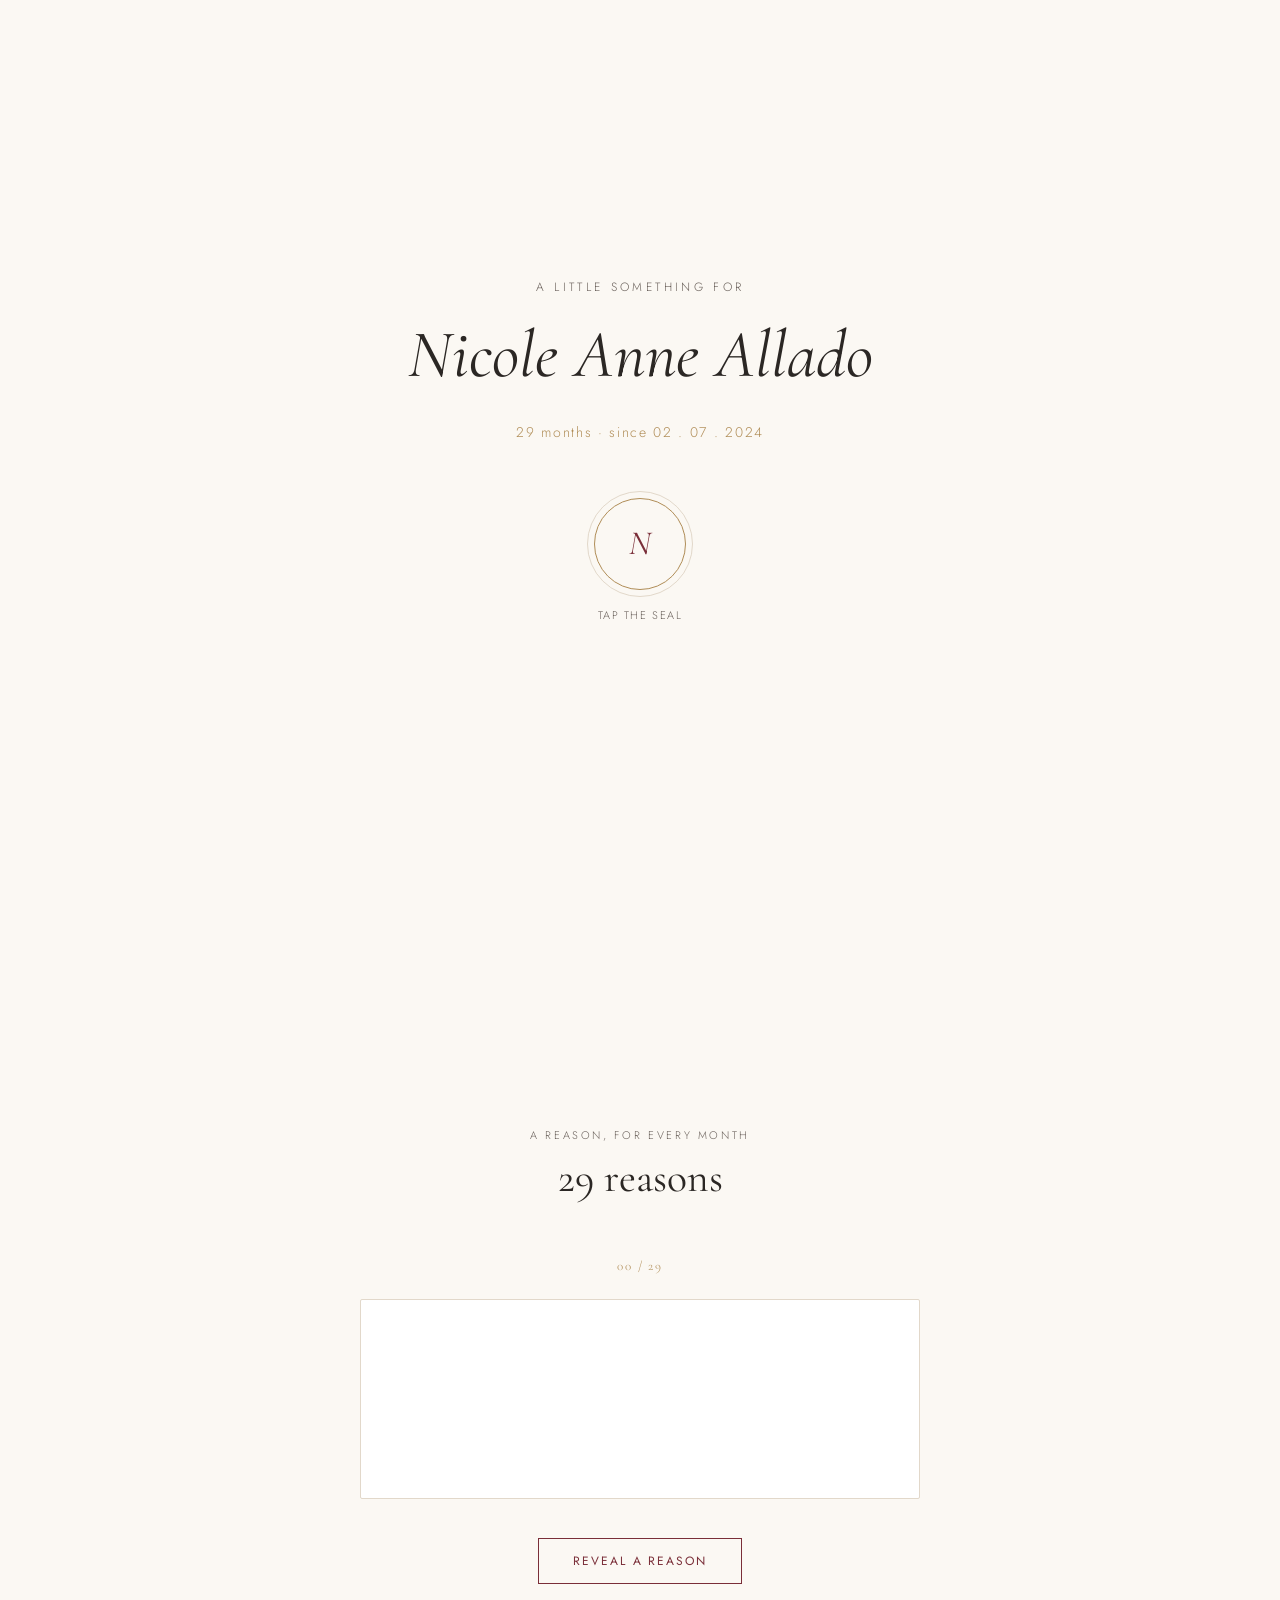
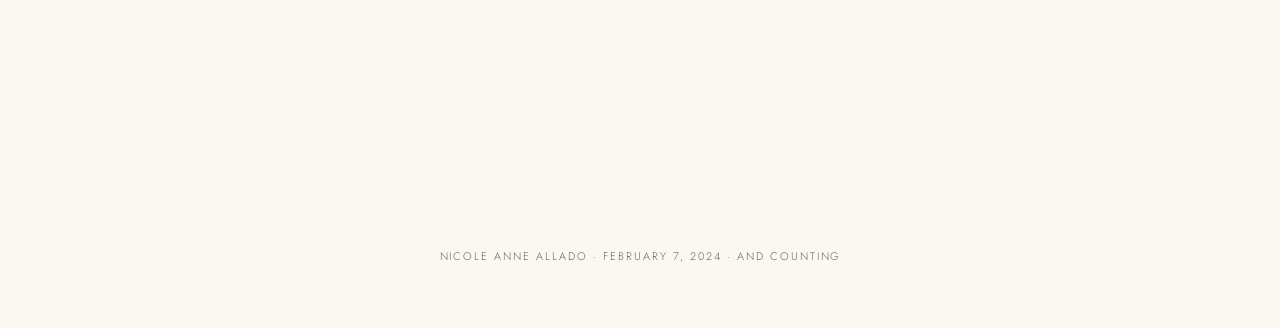
<file: index.html>
<!DOCTYPE html>
<html lang="en">
<head>
<meta charset="UTF-8">
<meta name="viewport" content="width=device-width, initial-scale=1.0">
<title>For Nicole</title>
<link rel="preconnect" href="https://fonts.googleapis.com">
<link rel="preconnect" href="https://fonts.gstatic.com" crossorigin>
<link href="https://fonts.googleapis.com/css2?family=Cormorant+Garamond:ital,wght@0,300;0,400;0,500;0,600;1,400;1,500&family=Jost:wght@300;400;500&display=swap" rel="stylesheet">
<link rel="stylesheet" href="file.css">
</head>
<body>

<section id="cover">
  <p class="eyebrow">a little something for</p>
  <h1 class="name">Nicole Anne Allado</h1>
  <p class="subline">29 months &middot; since 02 . 07 . 2024</p>
  <button class="seal" id="sealBtn" aria-label="Open the letter">N</button>
  <p class="tap-hint">tap the seal</p>
</section>

<section id="letter" style="display:none;">
  <div class="letter-wrap">
    <p class="letter-mark">the 7th, again</p>
    <p class="greeting voice">Nicole,</p>

    <p class="reveal">Two years and five months ago, on the 7th of February, I had no idea I was about to get lucky for a very long time.</p>
    <p class="reveal">Twenty-nine months later, and the 7th still means something. It has quietly become a little checkpoint &mdash; a day I get to stop and name, on purpose, everything about loving you that I usually just live inside of without saying out loud.</p>
    <p class="reveal">Even though how many times I forgot our monthsaries, you are always the first one to rememeber it, I don't know if you realize it, but you make me feel like the luckiest person alive. You make me feel like I can be my best self, and that I can be loved for it. You make me feel like I can be my worst self, and that I can still be loved for it.</p>
    <p class="reveal">You have this way of making ordinary days feel worth remembering even though I don't remember them the next day HAHAHA. You bring up things I said in passing, weeks after I forgot I said them. You show up, even on the days I make it hard to.</p>
    <p class="reveal">I don't have a big gesture for you in our today's monthsarry. Just this &mdash; a small page with your name on it, and an attempt to write down twenty-nine reasons out of the much longer list I actually carry around.</p>
    <p class="reveal">Happy 29 months, Baba. Here's to the 7th, and to every ordinary day around it, I love you.</p>

    <p class="signoff voice">&mdash; yours</p>

    <button class="continue" id="continueBtn">
      keep going
      <span>&#8595;</span>
    </button>
  </div>
</section>

<section id="reasons">
  <p class="r-eyebrow">a reason, for every month</p>
  <h2 class="r-title voice">29 reasons</h2>
  <p class="counter" id="counter">00 / 29</p>

  <div class="card">
    <span class="card-index" id="cardIndex"></span>
    <p class="card-text voice" id="cardText">press reveal to begin</p>
  </div>

  <button class="reveal-btn" id="revealBtn">reveal a reason</button>
</section>

<footer>nicole anne allado &middot; february 7, 2024 &middot; and counting</footer>

 <script src="script.js"></script>
</body>
</html>
</file>
<file: file.css>
:root{
    --bg: #FBF8F3;
    --ink: #2B2724;
    --ink-soft: #6b625c;
    --accent: #7A2E38;
    --gold: #B08D57;
    --line: #E2D8CA;
    --card: #FFFFFF;
  }

  *{ box-sizing: border-box; }

  html{ scroll-behavior: smooth; }

  body{
    margin: 0;
    background: var(--bg);
    color: var(--ink);
    font-family: 'Jost', sans-serif;
    font-weight: 300;
    overflow-x: hidden;
  }

  .voice{ font-family: 'Cormorant Garamond', serif; }

  section{
    min-height: 100vh;
    display: flex;
    flex-direction: column;
    align-items: center;
    justify-content: center;
    padding: 6vh 6vw;
    position: relative;
  }

  .petal{
    position: fixed;
    top: -5vh;
    width: 6px;
    height: 6px;
    border-radius: 50%;
    background: var(--gold);
    opacity: 0.35;
    pointer-events: none;
    animation: fall linear infinite;
    z-index: 0;
  }

  @keyframes fall{
    to{ transform: translateY(110vh); }
  }

  #cover{ text-align: center; }

  .eyebrow{
    font-size: 12px;
    letter-spacing: 0.28em;
    text-transform: uppercase;
    color: var(--ink-soft);
    margin-bottom: 1.4rem;
  }

  .name{
    font-family: 'Cormorant Garamond', serif;
    font-weight: 400;
    font-style: italic;
    font-size: clamp(2.4rem, 6vw, 4.2rem);
    line-height: 1.1;
    margin: 0 0 1rem;
  }

  .subline{
    font-size: 14px;
    letter-spacing: 0.12em;
    color: var(--gold);
    margin-bottom: 3.5rem;
  }

  .seal{
    width: 92px;
    height: 92px;
    border-radius: 50%;
    border: 1px solid var(--gold);
    display: flex;
    align-items: center;
    justify-content: center;
    background: transparent;
    cursor: pointer;
    font-family: 'Cormorant Garamond', serif;
    font-style: italic;
    font-size: 34px;
    color: var(--accent);
    transition: transform 0.5s ease, box-shadow 0.5s ease;
    position: relative;
    z-index: 1;
  }

  .seal::before{
    content: '';
    position: absolute;
    inset: -8px;
    border-radius: 50%;
    border: 1px solid var(--line);
    transition: inset 0.5s ease, opacity 0.5s ease;
  }

  .seal:hover{ transform: scale(1.04); }
  .seal:hover::before{ inset: -12px; }
  .seal:focus-visible{ outline: 2px solid var(--accent); outline-offset: 4px; }

  .seal.opened{
    animation: crack 0.6s ease forwards;
  }

  @keyframes crack{
    0%{ transform: scale(1); }
    40%{ transform: scale(1.15) rotate(6deg); }
    100%{ transform: scale(0); opacity: 0; }
  }

  .tap-hint{
    margin-top: 1.1rem;
    font-size: 11px;
    letter-spacing: 0.14em;
    text-transform: uppercase;
    color: var(--ink-soft);
  }

  #cover.hidden{ display: none; }

  #letter{ align-items: center; }

  .letter-wrap{
    max-width: 620px;
    width: 100%;
  }

  .letter-mark{
    text-align: center;
    font-size: 11px;
    letter-spacing: 0.24em;
    text-transform: uppercase;
    color: var(--gold);
    margin-bottom: 2.5rem;
  }

  .letter-mark::before,
  .letter-mark::after{
    content: '';
    display: inline-block;
    width: 28px;
    height: 1px;
    background: var(--line);
    vertical-align: middle;
    margin: 0 10px;
  }

  .greeting{
    font-family: 'Cormorant Garamond', serif;
    font-style: italic;
    font-size: clamp(1.6rem, 3.4vw, 2.1rem);
    margin-bottom: 1.6rem;
  }

  .reveal{
    font-family: 'Cormorant Garamond', serif;
    font-size: clamp(1.15rem, 2.2vw, 1.35rem);
    line-height: 1.85;
    color: var(--ink);
    margin: 0 0 1.5rem;
    opacity: 0;
    transform: translateY(14px);
    transition: opacity 0.9s ease, transform 0.9s ease;
  }

  .reveal.visible{ opacity: 1; transform: translateY(0); }

  .signoff{
    margin-top: 2.2rem;
    font-family: 'Cormorant Garamond', serif;
    font-style: italic;
    font-size: 1.3rem;
    text-align: right;
  }

  .continue{
    margin-top: 4rem;
    display: inline-flex;
    flex-direction: column;
    align-items: center;
    gap: 6px;
    background: none;
    border: none;
    cursor: pointer;
    color: var(--ink-soft);
    font-family: 'Jost', sans-serif;
    font-size: 11px;
    letter-spacing: 0.18em;
    text-transform: uppercase;
    opacity: 0;
    transition: opacity 0.9s ease;
  }

  .continue.visible{ opacity: 1; }

  .continue span{
    font-size: 18px;
    animation: bob 2.2s ease-in-out infinite;
  }

  @keyframes bob{
    0%,100%{ transform: translateY(0); }
    50%{ transform: translateY(5px); }
  }

  #reasons{ text-align: center; }

  .r-eyebrow{
    font-size: 11px;
    letter-spacing: 0.24em;
    text-transform: uppercase;
    color: var(--ink-soft);
    margin-bottom: 0.6rem;
  }

  .r-title{
    font-family: 'Cormorant Garamond', serif;
    font-weight: 400;
    font-size: clamp(1.9rem, 4.4vw, 2.6rem);
    margin: 0 0 2.6rem;
  }

  .counter{
    font-family: 'Cormorant Garamond', serif;
    font-size: 13px;
    letter-spacing: 0.14em;
    color: var(--gold);
    margin-bottom: 1.6rem;
  }

  .card{
    width: min(560px, 100%);
    min-height: 200px;
    background: var(--card);
    border: 1px solid var(--line);
    border-radius: 2px;
    display: flex;
    align-items: center;
    justify-content: center;
    padding: 2.6rem 2.4rem;
    position: relative;
  }

  .card-index{
    position: absolute;
    top: 16px;
    left: 20px;
    font-family: 'Cormorant Garamond', serif;
    font-style: italic;
    font-size: 13px;
    color: var(--line);
  }

  .card-text{
    font-family: 'Cormorant Garamond', serif;
    font-size: clamp(1.25rem, 2.6vw, 1.55rem);
    line-height: 1.7;
    opacity: 0;
    transform: translateY(8px);
    transition: opacity 0.5s ease, transform 0.5s ease;
  }

  .card-text.show{ opacity: 1; transform: translateY(0); }

  .reveal-btn{
    margin-top: 2.4rem;
    background: none;
    border: 1px solid var(--accent);
    color: var(--accent);
    padding: 13px 34px;
    font-family: 'Jost', sans-serif;
    font-size: 12px;
    letter-spacing: 0.16em;
    text-transform: uppercase;
    cursor: pointer;
    transition: background 0.35s ease, color 0.35s ease;
  }

  .reveal-btn:hover{ background: var(--accent); color: #fff; }
  .reveal-btn:focus-visible{ outline: 2px solid var(--accent); outline-offset: 4px; }

  footer{
    padding: 3rem 6vw 4rem;
    text-align: center;
    font-size: 11px;
    letter-spacing: 0.18em;
    text-transform: uppercase;
    color: var(--ink-soft);
  }

  @media (prefers-reduced-motion: reduce){
    *{ animation: none !important; transition: none !important; }
    .reveal{ opacity: 1; transform: none; }
    .continue{ opacity: 1; }
  }
</file>
